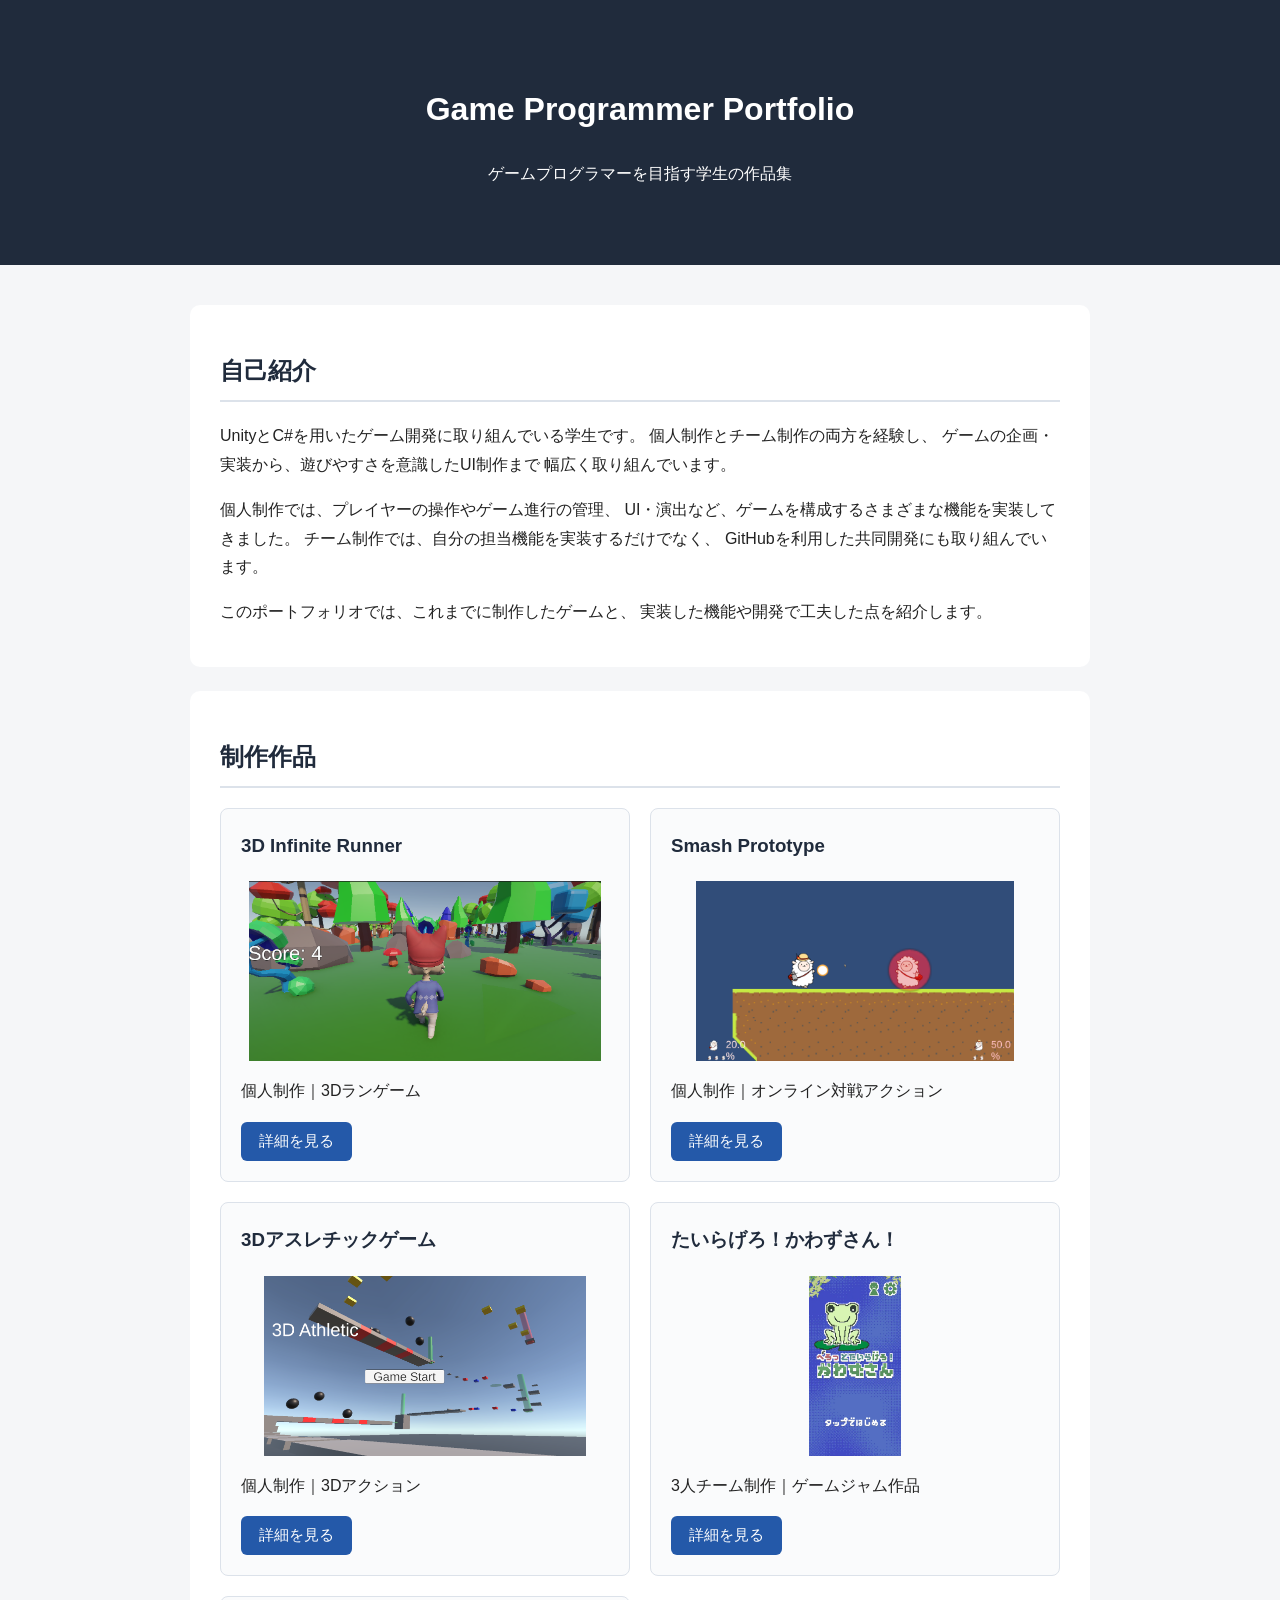
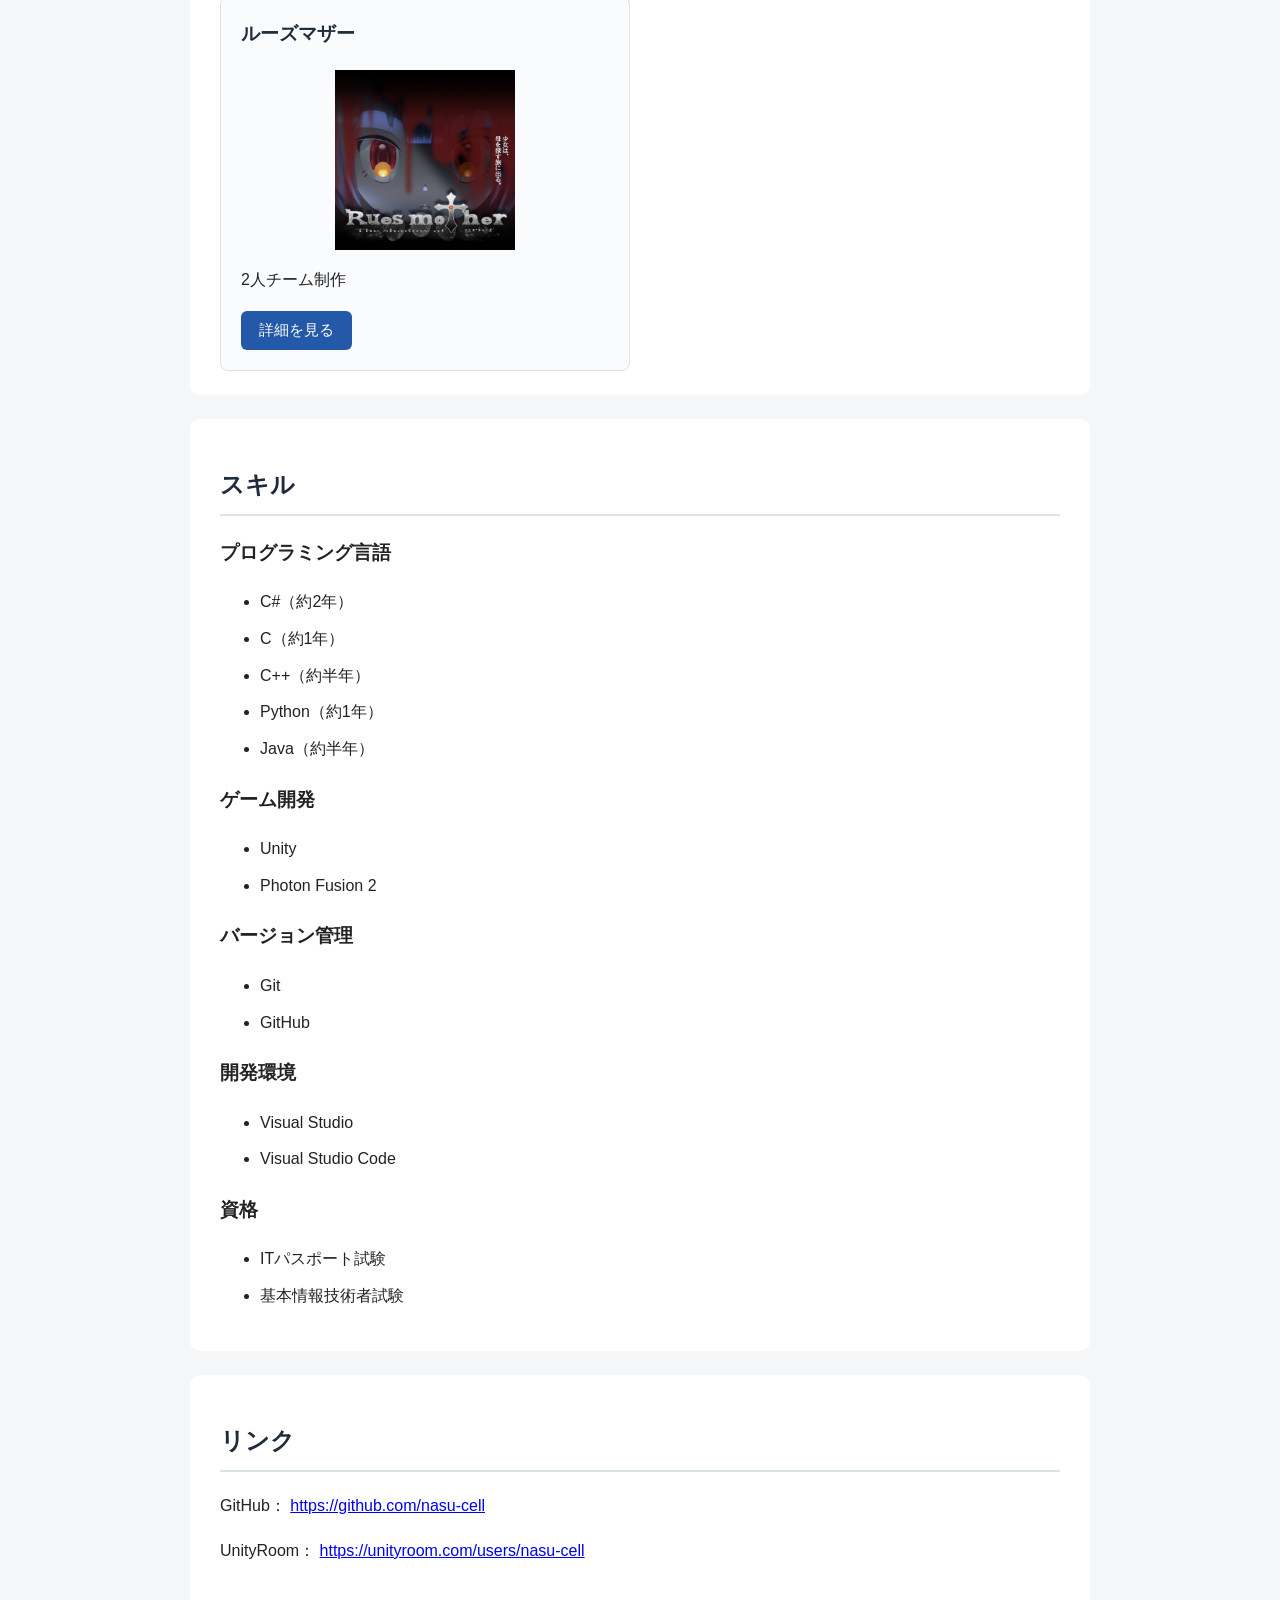
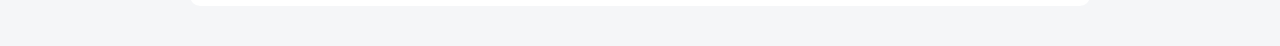
<file: index.html>
<!DOCTYPE html>
<html lang="ja">

<head>
    <meta charset="UTF-8">
    <meta name="viewport" content="width=device-width, initial-scale=1.0">
    <title>ゲームプログラマー ポートフォリオ</title>
    <link rel="stylesheet" href="css/style.css">
</head>

<body>
    <header>
        <h1>Game Programmer Portfolio</h1>
        <p>ゲームプログラマーを目指す学生の作品集</p>
    </header>

    <main>
        <section>
            <h2>自己紹介</h2>
            <p>
                UnityとC#を用いたゲーム開発に取り組んでいる学生です。
                個人制作とチーム制作の両方を経験し、
                ゲームの企画・実装から、遊びやすさを意識したUI制作まで
                幅広く取り組んでいます。
            </p>
            <p>
                個人制作では、プレイヤーの操作やゲーム進行の管理、
                UI・演出など、ゲームを構成するさまざまな機能を実装してきました。
                チーム制作では、自分の担当機能を実装するだけでなく、
                GitHubを利用した共同開発にも取り組んでいます。
            </p>
            <p>
                このポートフォリオでは、これまでに制作したゲームと、
                実装した機能や開発で工夫した点を紹介します。
            </p>
        </section>

        <section id="works">
            <h2>制作作品</h2>

            <div class="work-list">

                <article class="work-card">
                    <h3>3D Infinite Runner</h3>
                    <img src="Assets/3drun-title.png" alt="3D Infinite Runnerのタイトル画像" class="game-thumbnail">
                    <p>個人制作｜3Dランゲーム</p>
                    <button class="detail-button" onclick="openModal('runner-modal')">
                        詳細を見る
                    </button>
                </article>

                <article class="work-card">
                    <h3>Smash Prototype</h3>
                    <img src="Assets/smash-title.png" alt="Smash Prototypeのタイトル画像" class="game-thumbnail">
                    <p>個人制作｜オンライン対戦アクション</p>
                    <button class="detail-button" onclick="openModal('smash-modal')">
                        詳細を見る
                    </button>
                </article>

                <article class="work-card">
                    <h3>3Dアスレチックゲーム</h3>
                    <img src="Assets/3dathletic-title.png" alt="3Dアスレチックゲームのタイトル画像" class="game-thumbnail">
                    <p>個人制作｜3Dアクション</p>
                    <button class="detail-button" onclick="openModal('athletic-modal')">
                        詳細を見る
                    </button>
                </article>

                <article class="work-card">
                    <h3>たいらげろ！かわずさん！</h3>
                    <img src="Assets/kawazu-title.png" alt="たいらげろ！かわずさん！のタイトル画像" class="game-thumbnail">
                    <p>3人チーム制作｜ゲームジャム作品</p>
                    <button class="detail-button" onclick="openModal('kawazu-modal')">
                        詳細を見る
                    </button>
                </article>

                <article class="work-card">
                    <h3>ルーズマザー</h3>
                    <img src="Assets/rues-title.png" alt="ルーズマザーのタイトル画像" class="game-thumbnail">
                    <p>2人チーム制作</p>
                    <button class="detail-button" onclick="openModal('rues-mother-modal')">
                        詳細を見る
                    </button>
                </article>

            </div>
        </section>

        <section>
            <h2>スキル</h2>

            <h3>プログラミング言語</h3>
            <ul>
                <li>C#（約2年）</li>
                <li>C（約1年）</li>
                <li>C++（約半年）</li>
                <li>Python（約1年）</li>
                <li>Java（約半年）</li>
            </ul>

            <h3>ゲーム開発</h3>
            <ul>
                <li>Unity</li>
                <li>Photon Fusion 2</li>
            </ul>

            <h3>バージョン管理</h3>
            <ul>
                <li>Git</li>
                <li>GitHub</li>
            </ul>

            <h3>開発環境</h3>
            <ul>
                <li>Visual Studio</li>
                <li>Visual Studio Code</li>
            </ul>

            <h3>資格</h3>
            <ul>
                <li>ITパスポート試験</li>
                <li>基本情報技術者試験</li>
            </ul>
        </section>

        <section>
            <h2>リンク</h2>
            <p>
                GitHub：
                <a href="https://github.com/nasu-cell" target="_blank" rel="noopener noreferrer">
                    https://github.com/nasu-cell
                </a>
            </p>
            <p>
                UnityRoom：
                <a href="https://unityroom.com/users/nasu-cell" target="_blank" rel="noopener noreferrer">
                    https://unityroom.com/users/nasu-cell
                </a>
            </p>
        </section>
    </main>

    <!-- 3D Infinite Runner -->
    <div id="runner-modal" class="modal" onclick="closeModal('runner-modal')">
        <div class="modal-content" onclick="event.stopPropagation()">

            <button class="close-button" onclick="closeModal('runner-modal')" aria-label="閉じる">×</button>

            <h2>3D Infinite Runner</h2>

            <div class="slider">
                <button class="slider-button" onclick="changeSlide('runner', -1)" aria-label="前の画像">❮</button>

                <div class="slider-window">
                    <img id="runner-slide" src="Assets/3drun-title.png" alt="3D Infinite Runnerのプレイ画面"
                        class="gallery-image">
                </div>

                <button class="slider-button" onclick="changeSlide('runner', 1)" aria-label="次の画像">❯</button>
            </div>

            <p id="runner-slide-counter" class="slide-counter">1 / 2</p>

            <h3>作品概要</h3>
            <p>
                UnityとC#を用いて制作した、障害物を避けながら進む
                3Dランゲームです。プレイヤーはジャンプなどの操作で障害物を回避し、
                スコアの更新を目指します。
            </p>

            <h3>基本情報</h3>
            <ul>
                <li>制作形態：個人制作</li>
                <li>使用技術：Unity / C#</li>
                <li>ジャンル：3Dランゲーム</li>
            </ul>

            <h3>実装した機能・工夫</h3>
            <ul>
                <li>プレイヤーの移動・ジャンプ操作</li>
                <li>時間経過に応じたゲーム速度の上昇</li>
                <li>スコアとアイテムの管理</li>
                <li>現在のスコアと最高スコアの表示</li>
                <li>ゲーム終了後のリスタート</li>
            </ul>
            <p>
                ゲームの開始から終了までの流れを実装し、
                スコア表示やリスタート機能によって、
                繰り返しプレイできる構成にしました。
            </p>

            <h3>ソースコード</h3>
            <p>
                GitHub：
                <a href="https://github.com/nasu-cell/3DRunGame" target="_blank" rel="noopener noreferrer">
                    https://github.com/nasu-cell/3DRunGame
                </a>
            </p>
        </div>
    </div>

    <!-- Smash Prototype -->
    <div id="smash-modal" class="modal" onclick="closeModal('smash-modal')">
        <div class="modal-content" onclick="event.stopPropagation()">

            <button class="close-button" onclick="closeModal('smash-modal')" aria-label="閉じる">×</button>

            <h2>Smash Prototype</h2>

            <div class="slider">
                <button class="slider-button" onclick="changeSlide('smash', -1)" aria-label="前の画像">❮</button>

                <div class="slider-window">
                    <img id="smash-slide" src="Assets/smash-title.png" alt="Smash Prototypeのゲーム画面"
                        class="gallery-image">
                </div>

                <button class="slider-button" onclick="changeSlide('smash', 1)" aria-label="次の画像">❯</button>
            </div>

            <p id="smash-slide-counter" class="slide-counter">1 / 3</p>

            <h3>作品概要</h3>
            <p>
                『大乱闘スマッシュブラザーズ』のような対戦形式を参考にした、
                オンライン対戦型の2Dアクションゲームです。
                UnityとPhoton Fusion 2を用いて、ネットワークを介した
                プレイヤー同士の対戦を実現することを目指して制作しました。
            </p>

            <h3>基本情報</h3>
            <ul>
                <li>制作形態：個人制作</li>
                <li>使用技術：Unity / C# / Photon Fusion 2</li>
                <li>ジャンル：オンライン対戦型2Dアクション</li>
            </ul>

            <h3>実装・技術的な取り組み</h3>
            <ul>
                <li>2Dアクションゲームのプレイヤー操作</li>
                <li>対戦ゲームの基本となるゲーム進行の実装</li>
                <li>Photon Fusion 2を利用したオンライン対戦機能の実装</li>
            </ul>
            <p>
                通常のシングルプレイ用ゲームとは異なり、
                ネットワークを介してプレイヤー同士が対戦する構成に取り組みました。
                ゲームの操作や進行をオンライン対戦に対応させることを通じて、
                ネットワークゲーム開発への理解を深めています。
            </p>

            <h3>ソースコード</h3>
            <p>
                GitHub：
                <a href="https://github.com/nasu-cell/Smash-Prototype" target="_blank" rel="noopener noreferrer">
                    https://github.com/nasu-cell/Smash-Prototype
                </a>
            </p>
        </div>
    </div>

    <!-- 3Dアスレチックゲーム -->
    <div id="athletic-modal" class="modal" onclick="closeModal('athletic-modal')">
        <div class="modal-content" onclick="event.stopPropagation()">

            <button class="close-button" onclick="closeModal('athletic-modal')" aria-label="閉じる">×</button>

            <h2>3Dアスレチックゲーム</h2>

            <div class="slider">
                <button class="slider-button" onclick="changeSlide('athletic', -1)" aria-label="前の画像">❮</button>

                <div class="slider-window">
                    <img id="athletic-slide" src="Assets/3dathletic-title.png" alt="3Dアスレチックゲームの画面"
                        class="gallery-image">
                </div>

                <button class="slider-button" onclick="changeSlide('athletic', 1)" aria-label="次の画像">❯</button>
            </div>

            <p id="athletic-slide-counter" class="slide-counter">1 / 3</p>

            <h3>作品概要</h3>
            <p>
                UnityとC#を用いて制作した3Dアスレチックゲームです。
                プレイヤーを操作してさまざまな障害物や足場を乗り越え、
                ゴールを目指します。
            </p>

            <h3>基本情報</h3>
            <ul>
                <li>制作形態：個人制作</li>
                <li>使用技術：Unity / C#</li>
                <li>ジャンル：3Dアクション</li>
            </ul>

            <h3>実装した機能・工夫</h3>
            <ul>
                <li>プレイヤーの移動・操作処理</li>
                <li>残機を利用したゲームオーバー・復帰処理</li>
                <li>一定のタイミングで状態が切り替わる足場</li>
                <li>プレイヤーの進行に関わる移動床</li>
                <li>ゲーム開始・再開時の状態管理</li>
            </ul>
            <p>
                足場の状態変化や移動床など、プレイヤーの進行に影響する
                ギミックを実装しました。また、残機の減少や復帰処理を管理し、
                ゲームの進行状況に応じてギミックの動作を制御しています。
            </p>

            <h3>ソースコード</h3>
            <p>
                GitHub：
                <a href="https://github.com/nasu-cell/3D-Athletic-Game" target="_blank" rel="noopener noreferrer">
                    https://github.com/nasu-cell/3D-Athletic-Game
                </a>
            </p>
        </div>
    </div>

    <!-- たいらげろ！かわずさん！ -->
    <div id="kawazu-modal" class="modal" onclick="closeModal('kawazu-modal')">
        <div class="modal-content" onclick="event.stopPropagation()">

            <button class="close-button" onclick="closeModal('kawazu-modal')" aria-label="閉じる">×</button>

            <h2>たいらげろ！かわずさん！</h2>

            <div class="slider">
                <button class="slider-button" onclick="changeSlide('kawazu', -1)" aria-label="前の画像">❮</button>

                <div class="slider-window">
                    <img id="kawazu-slide" src="Assets/kawazu-title.png" alt="たいらげろ！かわずさん！のゲーム画面" class="gallery-image">
                </div>

                <button class="slider-button" onclick="changeSlide('kawazu', 1)" aria-label="次の画像">❯</button>
            </div>

            <p id="kawazu-slide-counter" class="slide-counter">1 / 4</p>

            <h3>作品概要</h3>
            <p>
                サイバーエージェントのインターンシップで制作した、
                3人チームによるゲームです。
                カエルを操作し、舌を伸ばしてハエを捕まえることを目指します。
            </p>

            <h3>基本情報</h3>
            <ul>
                <li>制作形態：3人チーム制作</li>
                <li>使用技術：Unity / C#</li>
                <li>ジャンル：アクションゲーム</li>
            </ul>

            <h3>自分の担当箇所</h3>
            <p>
                主にハエやハチなどの敵キャラクターの生成と移動処理を担当しました。
                ゲーム内でキャラクターが出現し、移動するための処理を実装し、
                ゲームプレイを構成する機能の一部を担いました。
            </p>

            <h3>チーム制作での取り組み</h3>
            <p>
                3人で役割を分担し、各自の担当機能を組み合わせて
                ひとつのゲームを制作しました。
                自分の担当範囲の実装を通じて、個別の機能を
                ゲーム全体の動作につなげることを経験しました。
            </p>

            <h3>ソースコード</h3>
            <p>
                GitHub：
                <a href="https://github.com/nasu-cell/kawazusan" target="_blank" rel="noopener noreferrer">
                    https://github.com/nasu-cell/kawazusan
                </a>
            </p>
        </div>
    </div>

    <!-- ルーズマザー -->
    <div id="rues-mother-modal" class="modal" onclick="closeModal('rues-mother-modal')">
        <div class="modal-content" onclick="event.stopPropagation()">

            <button class="close-button" onclick="closeModal('rues-mother-modal')" aria-label="閉じる">×</button>

            <h2>ルーズマザー</h2>

            <div class="slider">
                <button class="slider-button" onclick="changeSlide('rues', -1)" aria-label="前の画像">❮</button>

                <div class="slider-window">
                    <img id="rues-slide" src="Assets/rues-title.png" alt="ルーズマザーのゲーム画面" class="gallery-image">
                </div>

                <button class="slider-button" onclick="changeSlide('rues', 1)" aria-label="次の画像">❯</button>
            </div>

            <p id="rues-slide-counter" class="slide-counter">1 / 5</p>

            <h3>作品概要</h3>
            <p>
                2人チームで制作しているゲームです。
                ゲーム内で使用する武器のクラフトや装備の管理など、
                プレイヤーが利用するUIの実装に取り組んでいます。
            </p>

            <h3>基本情報</h3>
            <ul>
                <li>制作形態：2人チーム制作</li>
                <li>使用技術：Unity / C#</li>
                <li>担当：UI・武器クラフト関連の実装</li>
            </ul>

            <h3>自分の担当箇所</h3>
            <p>
                武器のクラフト画面や装備画面など、プレイヤーが武器を
                作成・選択・装備するためのUIを担当しています。
            </p>
            <ul>
                <li>武器のクラフト可否に応じた表示の切り替え</li>
                <li>クラフト済み武器の状態表示</li>
                <li>装備する武器を選択するためのUI</li>
                <li>装備中の武器情報の表示</li>
            </ul>
            <p>
                武器の状態に応じて表示を切り替え、
                プレイヤーがクラフトや装備の状況を把握しやすいように
                UIの構成と処理を実装しています。
            </p>

            <h3>ソースコード</h3>
            <p>
                GitHub：
                <a href="https://github.com/miyasin0422/RuesMother" target="_blank" rel="noopener noreferrer">
                    https://github.com/miyasin0422/RuesMother
                </a>
            </p>
        </div>
    </div>

    <script src="js/main.js"></script>
</body>

</html>
</file>
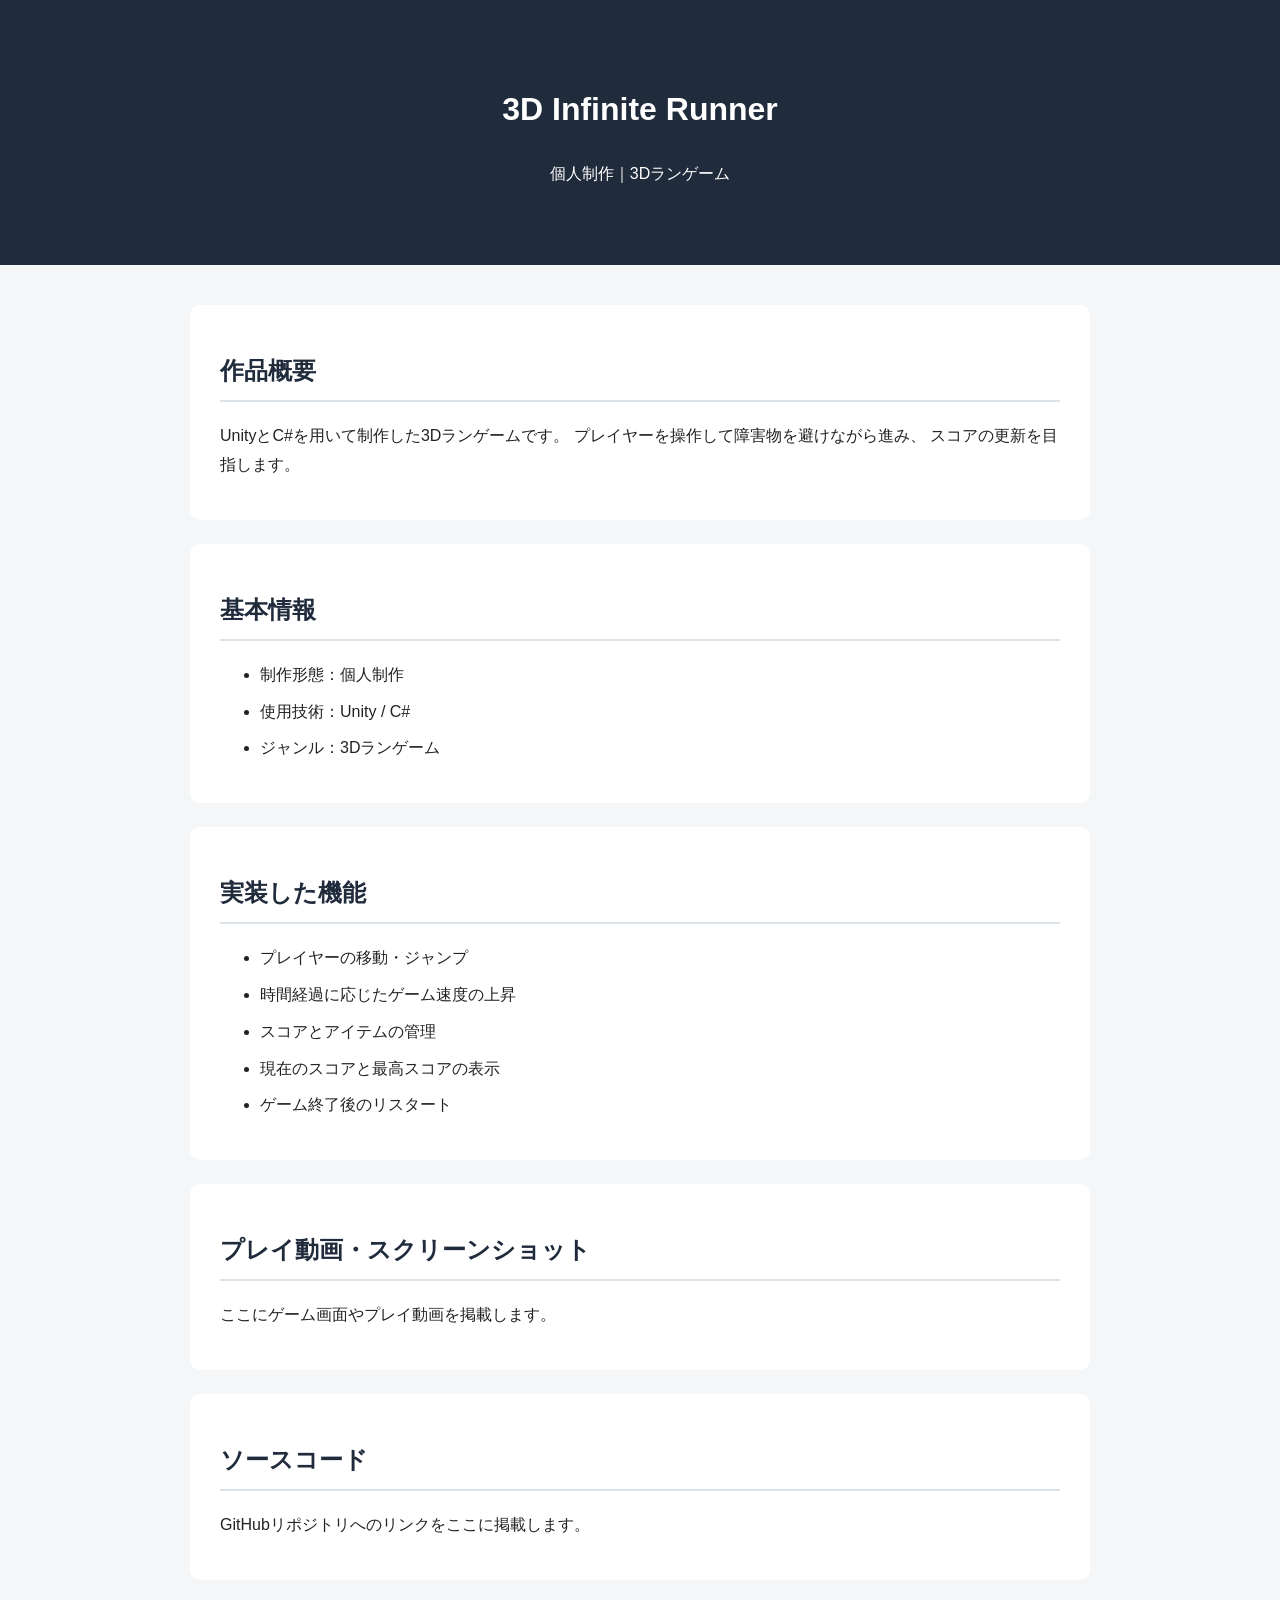
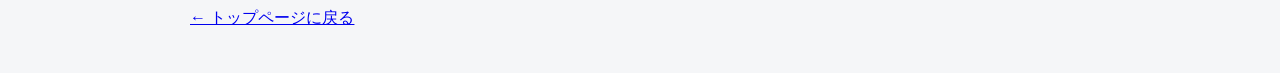
<file: works/runner.html>
<!DOCTYPE html>
<html lang="ja">
<head>
    <meta charset="UTF-8">
    <meta name="viewport" content="width=device-width, initial-scale=1.0">
    <title>3D Infinite Runner | Portfolio</title>
    <link rel="stylesheet" href="../css/style.css">
</head>
<body>
    <header>
        <h1>3D Infinite Runner</h1>
        <p>個人制作｜3Dランゲーム</p>
    </header>

    <main>
        <section>
            <h2>作品概要</h2>
            <p>
                UnityとC#を用いて制作した3Dランゲームです。
                プレイヤーを操作して障害物を避けながら進み、
                スコアの更新を目指します。
            </p>
        </section>

        <section>
            <h2>基本情報</h2>
            <ul>
                <li>制作形態：個人制作</li>
                <li>使用技術：Unity / C#</li>
                <li>ジャンル：3Dランゲーム</li>
            </ul>
        </section>

        <section>
            <h2>実装した機能</h2>
            <ul>
                <li>プレイヤーの移動・ジャンプ</li>
                <li>時間経過に応じたゲーム速度の上昇</li>
                <li>スコアとアイテムの管理</li>
                <li>現在のスコアと最高スコアの表示</li>
                <li>ゲーム終了後のリスタート</li>
            </ul>
        </section>

        <section>
            <h2>プレイ動画・スクリーンショット</h2>
            <p>ここにゲーム画面やプレイ動画を掲載します。</p>
        </section>

        <section>
            <h2>ソースコード</h2>
            <p>GitHubリポジトリへのリンクをここに掲載します。</p>
        </section>

        <p><a href="../index.html">← トップページに戻る</a></p>
    </main>
</body>
</html>
</file>
<file: css/style.css>
/* ページ全体の基本設定 */
body {
    margin: 0;
    font-family: sans-serif;
    color: #222222;
    background-color: #f5f6f8;
    line-height: 1.8;
}

/* ページ上部 */
header {
    background-color: #202b3c;
    color: white;
    text-align: center;
    padding: 60px 20px;
}

/* メインコンテンツ */
main {
    max-width: 900px;
    margin: 40px auto;
    padding: 0 24px;
}

/* 各セクション */
section {
    background-color: white;
    margin-bottom: 24px;
    padding: 24px 30px;
    border-radius: 10px;
}

/* 見出し */
h2 {
    color: #202b3c;
    border-bottom: 2px solid #dce2ea;
    padding-bottom: 8px;
}

/* リスト */
li {
    margin-bottom: 8px;
}

/* 作品一覧 */
.work-list {
    display: grid;
    grid-template-columns: repeat(2, 1fr);
    gap: 20px;
}

/* 作品カード */
.work-card {
    padding: 20px;
    border: 1px solid #dce2ea;
    border-radius: 8px;
    background-color: #fafbfc;
}

.work-card h3 {
    margin-top: 0;
    color: #202b3c;
}

/* 詳細ページへのリンク */
.work-card a {
    display: inline-block;
    color: #2459a9;
    font-weight: bold;
    text-decoration: none;
}

.work-card a:hover {
    text-decoration: underline;
}

/* スマートフォン向け */
@media (max-width: 600px) {
    .work-list {
        grid-template-columns: 1fr;
    }
}

/* 詳細を見るボタン */
.detail-button {
    padding: 10px 18px;
    border: none;
    border-radius: 6px;
    background-color: #2459a9;
    color: white;
    font-size: 15px;
    cursor: pointer;
}

.detail-button:hover {
    background-color: #193f7a;
}


/* 詳細表示の背景 */
.modal {
    display: none;
    position: fixed;
    inset: 0;
    z-index: 1000;

    /* 背景だけを暗くする */
    background-color: rgba(0, 0, 0, 0.55);

    /* パネルの周囲に余白を確保 */
    padding: 24px;
    overflow-y: auto;
}

/* 詳細表示の白いパネル */
.modal-content {
    position: relative;
    box-sizing: border-box;

    width: 100%;
    max-width: 800px;

    margin: 24px auto;
    padding: 35px;

    border-radius: 12px;
    background-color: #ffffff;
    color: #222222;
}

/* モーダル内の見出し */
.modal-content h2 {
    margin-top: 0;
    padding-right: 35px;
    color: #202b3c;
    border-bottom: 2px solid #dce2ea;
    padding-bottom: 8px;
}

/* 閉じるボタン */
.close-button {
    position: absolute;
    top: 12px;
    right: 18px;

    border: none;
    background: none;
    color: #222222;
    font-size: 32px;
    cursor: pointer;
}

@media (max-width: 600px) {
    .modal {
        padding: 10px;
    }

    .modal-content {
        margin: 10px auto;
        padding: 24px 18px;
    }
}

.game-thumbnail {
    display: block;
    width: 100%;
    height: 180px;
    object-fit: contain;
    margin: 12px 0;
    border-radius: 8px;
}


.slider {
    display: flex;
    align-items: center;
    justify-content: center;
    gap: 12px;
    margin: 20px 0 0;
}

.slider-window {
    flex: 1;
    min-width: 0;
    overflow: hidden;
    display: flex;
    justify-content: center;
    align-items: center;
}

.gallery-image {
    display: block;
    width: 100%;
    max-height: 420px;
    object-fit: contain;
    border-radius: 8px;
}

.slider-button {
    flex-shrink: 0;
    width: 40px;
    height: 40px;
    border: none;
    border-radius: 50%;
    background-color: #2459a9;
    color: white;
    font-size: 18px;
    cursor: pointer;
}

.slider-button:hover {
    background-color: #193f7a;
}

.slide-counter {
    margin: 8px 0 20px;
    text-align: center;
    color: #666;
}
</file>
